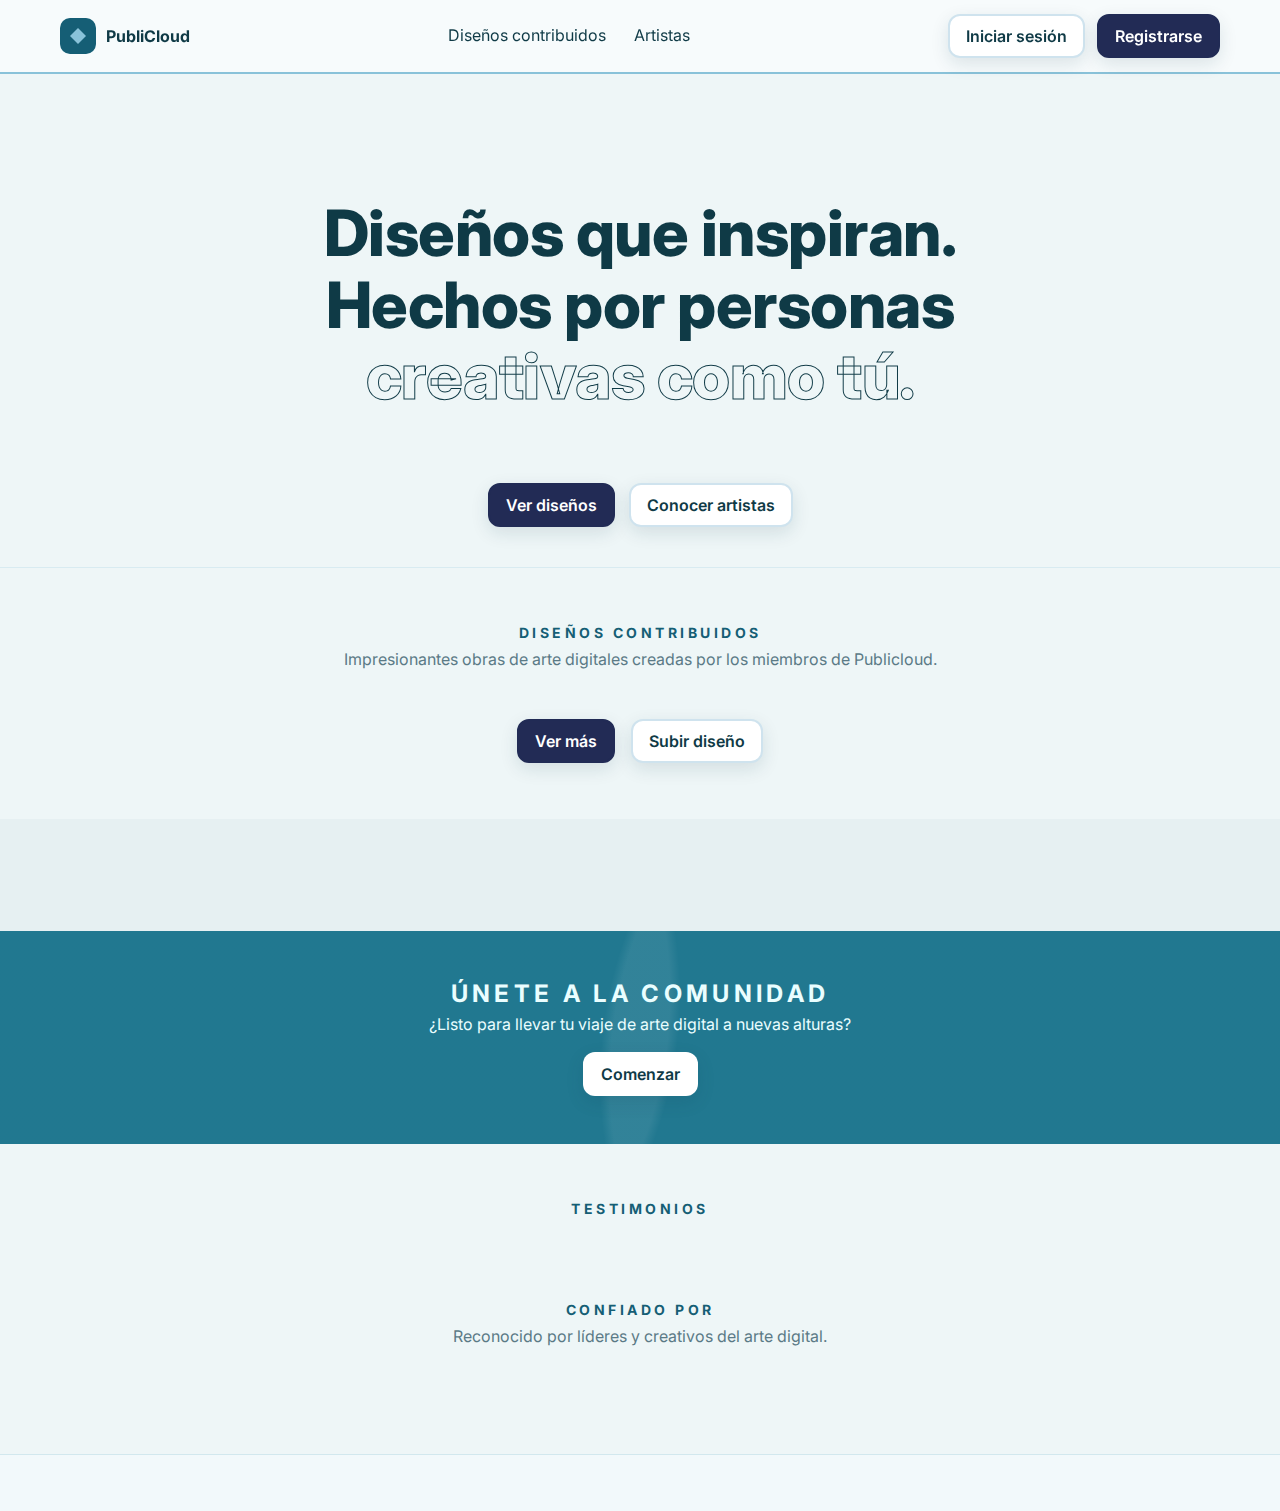
<file: index.html>
<!DOCTYPE html>
<html lang="es">
<head>
  <meta charset="UTF-8" />
  <meta name="viewport" content="width=device-width,initial-scale=1" />
  <title>Publicloud — Diseños que inspiran</title>
  <link rel="stylesheet" href="styles.css" />
  <link rel="preconnect" href="https://fonts.googleapis.com">
  <link rel="preconnect" href="https://fonts.gstatic.com" crossorigin>
  <link href="https://fonts.googleapis.com/css2?family=Inter:wght@400;500;600;700;800&display=swap" rel="stylesheet">
  <script src="js/main.js" defer></script>
  <script src="js/gallery.js" defer></script>
</head>
<body>
  <!-- Header -->
  <header class="header">
    <div class="container header__inner">
      <a class="brand" href="#">
        <img class="brand__logo" src="img/logo.svg" alt="Publicloud" />
        <span class="brand__name">PubliCloud</span>
      </a>

      <nav class="nav">
        <a href="#disenos" class="nav__link">Diseños contribuidos</a>
        <a href="#artistas" class="nav__link">Artistas</a>
      </nav>

      <div class="header-actions">
        <a href="login.html" class="btn btn--ghost">Iniciar sesión</a>
        <a href="register.html" class="btn btn--primary">Registrarse</a>
      </div>
    </div>
  </header>

  <!-- Hero -->
  <section class="hero">
    <div class="container hero__wrap">
      <h1 class="hero__title">
        Diseños que inspiran.<br/>
        Hechos por personas<br/>
        <span class="outline">creativas como tú.</span>
      </h1>

      <div class="hero__actions">
        <a class="btn btn--primary" href="#disenos">Ver diseños</a>
        <a class="btn btn--ghost" href="#artistas">Conocer artistas</a>
      </div>
    </div>
  </section>

  <!-- Diseños Contribuidos -->
  <section id="disenos" class="section">
    <div class="container">
      <h2 class="section__title">DISEÑOS CONTRIBUIDOS</h2>
      <p class="section__subtitle">
        Impresionantes obras de arte digitales creadas por los miembros de Publicloud.
      </p>

      <div class="grid">
        <!-- Las tarjetas se cargarán dinámicamente desde gallery.js -->
      </div>

      <div class="cta-row">
        <a class="btn btn--primary" href="#">Ver más</a>
        <a class="btn btn--ghost" href="#">Subir diseño</a>
      </div>
    </div>
  </section>

  <!-- Artistas -->
  <section id="artistas" class="section section--soft">
    <div class="container">
      <!-- El contenido se cargará dinámicamente desde gallery.js -->
    </div>
  </section>

  <!-- CTA Únete -->
  <section class="join">
    <div class="container join__box">
      <h2>ÚNETE A LA COMUNIDAD</h2>
      <p>¿Listo para llevar tu viaje de arte digital a nuevas alturas?</p>
      <a class="btn btn--light" href="login.html">Comenzar</a>
    </div>
  </section>

  <!-- Testimonios -->
  <section class="section">
    <div class="container">
      <h2 class="section__title">TESTIMONIOS</h2>

      <div class="testimonials">
        <!-- Los testimonios se cargarán dinámicamente desde gallery.js -->
      </div>
    </div>
  </section>

  <!-- Confiado por -->
  <section class="section section--logos">
    <div class="container">
      <h2 class="section__title">CONFIADO POR</h2>
      <p class="section__subtitle">Reconocido por líderes y creativos del arte digital.</p>
      <div class="logos">
        <!-- Los logos se cargarán dinámicamente desde gallery.js -->
      </div>
    </div>
  </section>

  <!-- Footer -->
  <footer class="footer">
    <div class="container footer__grid">
      <!-- El footer se cargará dinámicamente desde gallery.js -->
    </div>
  </footer>
</body>
</html>
</file>
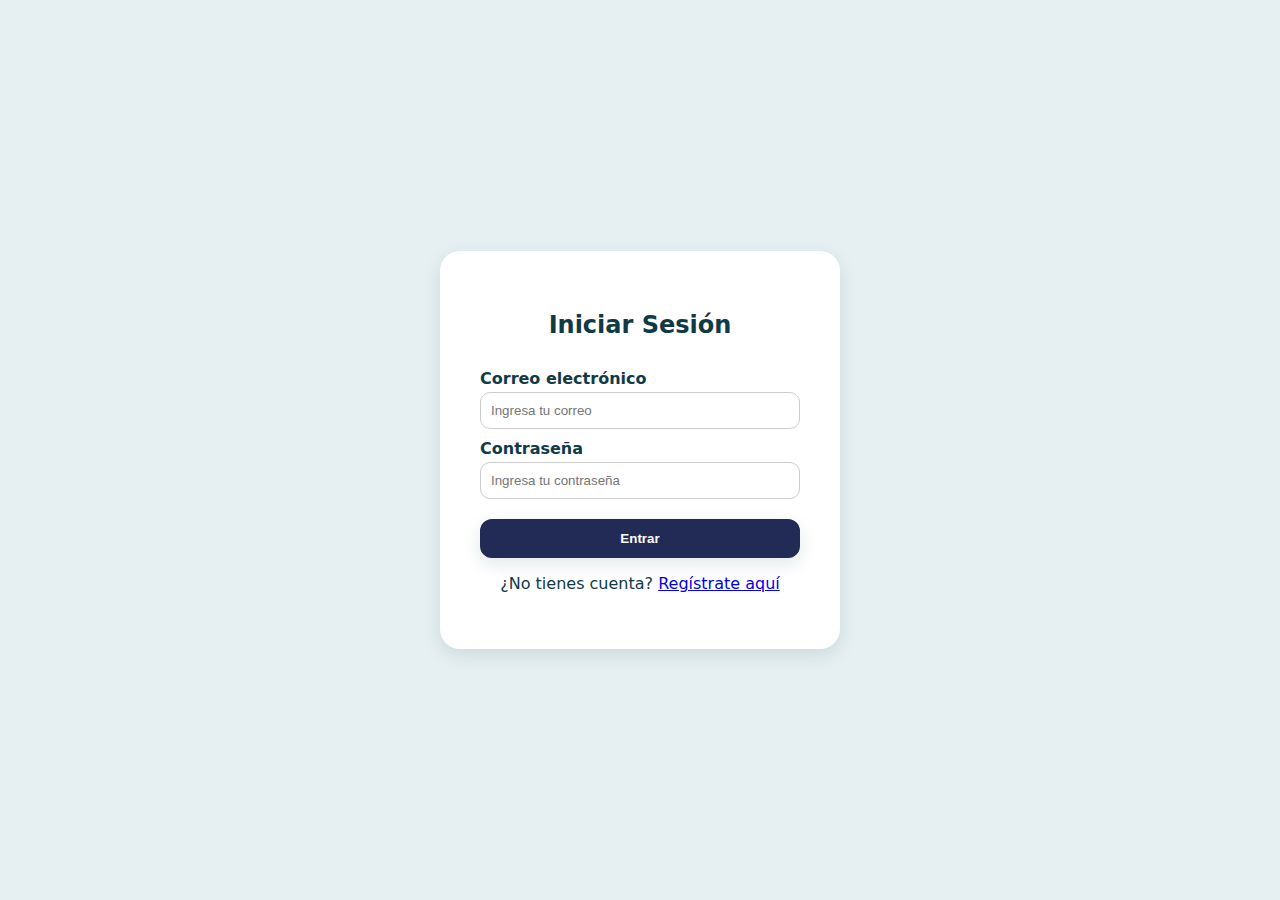
<file: login.html>
<!DOCTYPE html>
<html lang="es">
<head>
  <meta charset="UTF-8">
  <meta name="viewport" content="width=device-width, initial-scale=1.0">
  <title>Iniciar Sesión - Publicloud</title>
  <link rel="stylesheet" href="styles.css">
</head>
<body class="auth-body">
  <div class="auth-container">
    <h2>Iniciar Sesión</h2>
    <form method="get" action="dashboard.html">
      <label for="email">Correo electrónico</label>
      <input type="email" id="email" placeholder="Ingresa tu correo" required>

      <label for="password">Contraseña</label>
      <input type="password" id="password" placeholder="Ingresa tu contraseña" required>

      <button type="submit" class="btn btn--primary" action="dashboard.html">Entrar</button>
    </form>
    <p class="auth-alt">
      ¿No tienes cuenta? <a href="register.html">Regístrate aquí</a>
    </p>
  </div>
</body>
</html>
</file>
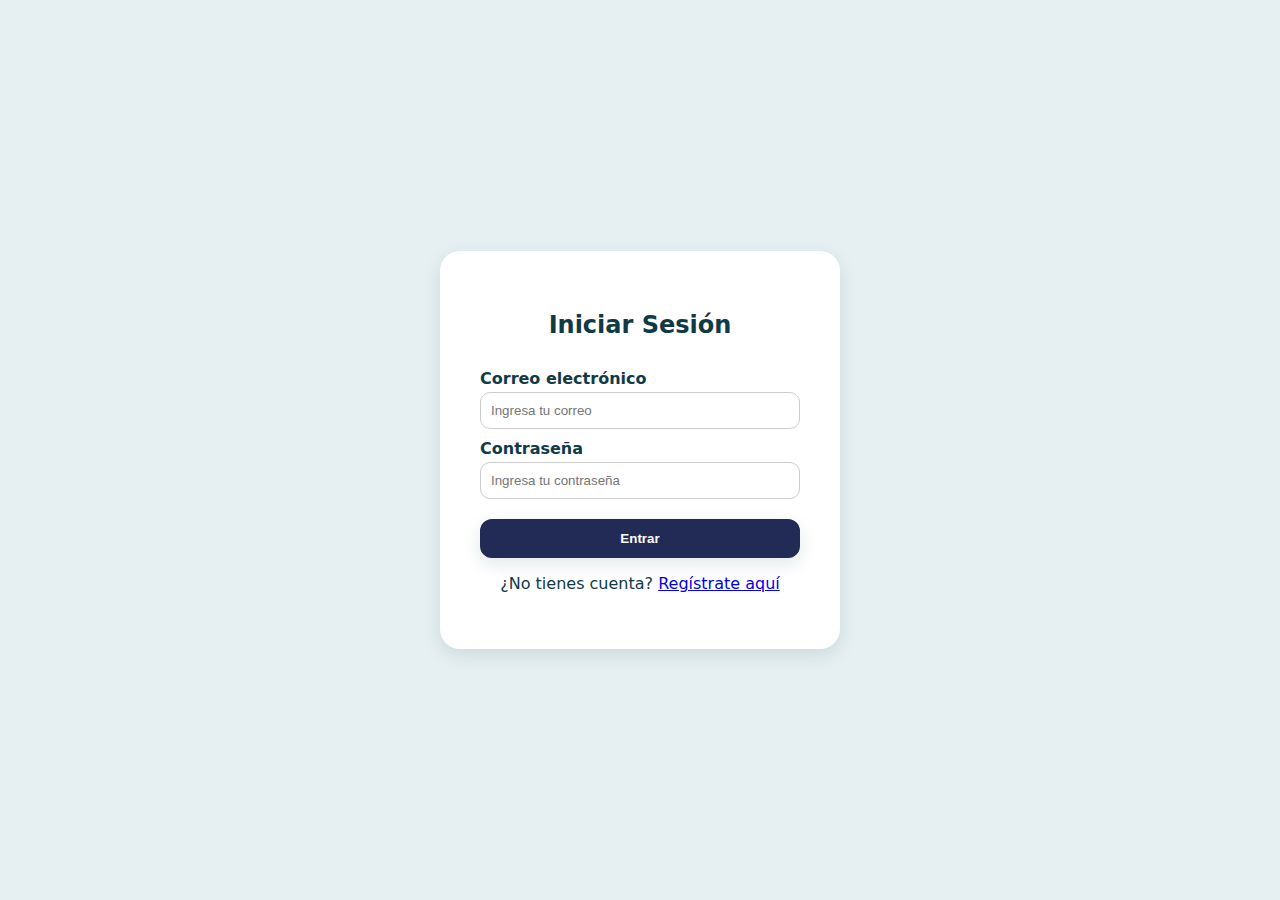
<file: Proyecto/login.html>
<!DOCTYPE html>
<html lang="es">
<head>
  <meta charset="UTF-8">
  <meta name="viewport" content="width=device-width, initial-scale=1.0">
  <title>Iniciar Sesión - Publicloud</title>
  <link rel="stylesheet" href="styles.css">
</head>
<body class="auth-body">
  <div class="auth-container">
    <h2>Iniciar Sesión</h2>
    <form method="get" action="dashboard.html">
      <label for="email">Correo electrónico</label>
      <input type="email" id="email" placeholder="Ingresa tu correo" required>

      <label for="password">Contraseña</label>
      <input type="password" id="password" placeholder="Ingresa tu contraseña" required>

      <button type="submit" class="btn btn--primary" action="dashboard.html">Entrar</button>
    </form>
    <p class="auth-alt">
      ¿No tienes cuenta? <a href="register.html">Regístrate aquí</a>
    </p>
  </div>
</body>
</html>
</file>
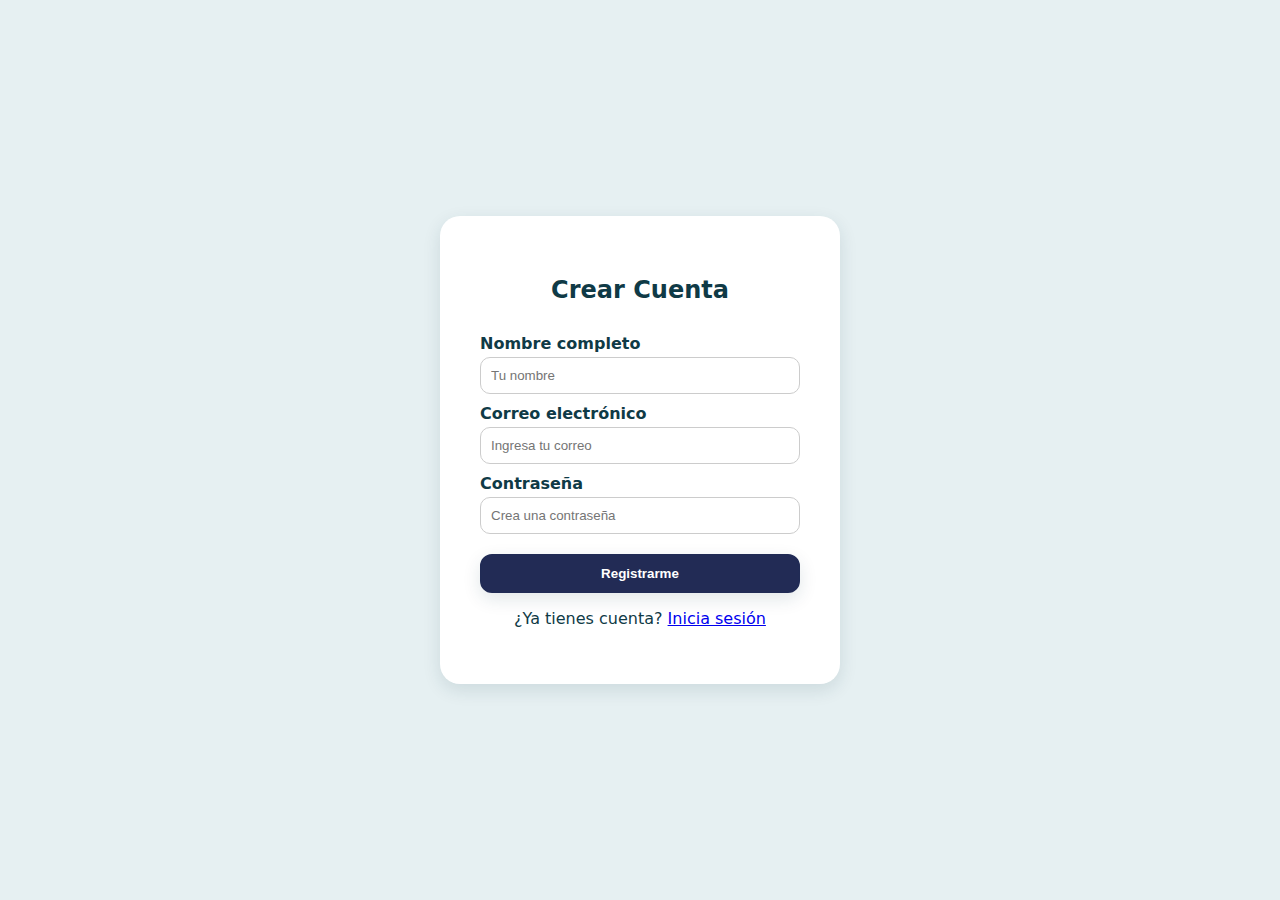
<file: Proyecto/register.html>
<!DOCTYPE html>
<html lang="es">
<head>
  <meta charset="UTF-8">
  <meta name="viewport" content="width=device-width, initial-scale=1.0">
  <title>Registro - Publicloud</title>
  <link rel="stylesheet" href="styles.css">
</head>
<body class="auth-body">
  <div class="auth-container">
    <h2>Crear Cuenta</h2>
    <form>
      <label for="name">Nombre completo</label>
      <input type="text" id="name" placeholder="Tu nombre" required>

      <label for="email">Correo electrónico</label>
      <input type="email" id="email" placeholder="Ingresa tu correo" required>

      <label for="password">Contraseña</label>
      <input type="password" id="password" placeholder="Crea una contraseña" required>

      <button type="submit" class="btn btn--primary">Registrarme</button>
    </form>
    <p class="auth-alt">
      ¿Ya tienes cuenta? <a href="login.html">Inicia sesión</a>
    </p>
  </div>
</body>
</html>
</file>
<file: styles.css>
:root{
  --bg:#eef6f7;
  --bg-soft:#e6f0f2;
  --card:#ffffff;
  --ink:#0f3a46;
  --muted:#5b7a86;
  --primary:#155e75;    /* teal oscuro */
  --primary-2:#89c2d9;  /* acento clarito */
  --ring:rgba(21,94,117,.15);
  --radius:20px;
  --shadow:0 6px 18px rgba(15,58,70,.12);
}

*{box-sizing:border-box}
html,body{margin:0}
body{
  font-family:Inter,system-ui,-apple-system,Segoe UI,Roboto,Arial,sans-serif;
  color:var(--ink);
  background:var(--bg);
}

img{display:block;max-width:100%;height:auto;border-radius:16px}

/* Layout */
.container{width:100%;max-width:1200px;margin-inline:auto;padding:0 20px}

/* Header */
.header{
  position:sticky;top:0;z-index:10;
  background:#f7fbfc;border-bottom:2px solid var(--primary-2);
}
.header__inner{
  display:flex;align-items:center;justify-content:space-between;
  height:72px;
}
.brand{display:flex;align-items:center;gap:.6rem;text-decoration:none;color:var(--ink)}
.brand__logo{width:36px;height:36px;border-radius:10px;background:#dff3f8}
.brand__name{font-weight:700}

.nav{display:flex;gap:28px}
.nav__link{color:var(--ink);text-decoration:none;border-bottom:2px  var(--primary-2);padding-bottom:2px}
.nav__link:hover{opacity:.5; border-bottom:2px  var(--primary-2) solid}

.profile{
  display:flex;align-items:center;gap:.6rem;
  background:#dff3f8;border:2px solid var(--primary-2);
  padding:8px 12px;border-radius:999px;text-decoration:none;color:var(--ink)
}
.profile__avatar{width:28px;height:28px;border-radius:999px;object-fit:cover}

/* Hero */
.hero{
  padding:80px 0 40px;
  border-bottom:1px solid #d8ebf1;
}
.hero__wrap{display:flex;flex-direction:column;align-items:center;text-align:center}
.hero__title{
  font-weight:800;line-height:1.12;letter-spacing:-.5px;font-size:clamp(36px,5vw,70px);
}
.outline{
  -webkit-text-stroke:1px var(--ink);
  color:transparent;
}
.hero__actions{margin-top:28px;display:flex;gap:14px}

/* Buttons */
.btn{
  display:inline-block;padding:12px 20px;border-radius:12px;
  text-decoration:none;font-weight:600;border:2px solid transparent;
  transition:.2s ease;box-shadow:var(--shadow)
}
.btn--primary{background:var(--primary);color:#fff}
.btn--primary:hover{transform:translateY(-1px);filter:brightness(1.05)}
.btn--ghost{background:#fff;border-color:#cfe7ee;color:var(--ink)}
.btn--ghost:hover{background:#f7fbfc}
.btn--light{background:#fff;color:var(--ink);border-color:#d6eef4}

/* Sections */
.section{padding:56px 0}
.section--soft{background:var(--bg-soft)}
.section__title{
  text-align:center;margin:0 0 8px;font-size:14px;letter-spacing:.25em;color:var(--primary)
}
.section__subtitle{text-align:center;color:var(--muted);margin:0 0 22px}

/* Grid de obras */
.grid{
  display:grid;gap:22px;
  grid-template-columns:repeat(4,1fr);
}
@media (max-width:1100px){.grid{grid-template-columns:repeat(3,1fr)}}
@media (max-width:800px){.grid{grid-template-columns:repeat(2,1fr)}}
@media (max-width:520px){.grid{grid-template-columns:1fr}}

.card{
  background:var(--card);border-radius:var(--radius);
  box-shadow:var(--shadow);overflow:hidden;
  transition:.3s ease;cursor:pointer
}
.card:hover{transform:translateY(-4px);box-shadow:0 8px 25px rgba(15,58,70,.15)}
.card__img{border-bottom-left-radius:0;border-bottom-right-radius:0}
.card__meta{
  display:flex;align-items:center;justify-content:space-between;
  padding:10px 14px;color:var(--muted)
}
.user{display:flex;align-items:center;gap:.5rem}
.user img{width:22px;height:22px;border-radius:999px}
.stats{display:flex;gap:14px}

.cta-row{display:flex;gap:16px;justify-content:center;margin-top:28px}

/* Artistas */
.artist{
  display:grid;grid-template-columns:96px 1fr;gap:16px;
  background:#e9f4f6;border:1px solid #d2e8ee;border-radius:18px;padding:16px 18px;margin-bottom:18px
}
.artist__avatar{width:96px;height:96px;border-radius:14px;object-fit:cover}
.artist__links a{margin-right:8px;text-decoration:none}

.artist__works{
  display:grid;grid-template-columns:1fr 1fr;gap:18px;margin-top:8px
}
.work{background:#e9f4f6;border:1px solid #d2e8ee;border-radius:18px;padding:12px}
.work img{border-radius:18px}

.dots{display:flex;gap:8px;justify-content:center;margin-top:14px}
.dot{width:10px;height:10px;border-radius:999px;background:#c9e4ec}
.dot--active{background:var(--primary)}

/* CTA Únete */
.join{
  background:
    radial-gradient(circle at 20% 30%, rgba(255,255,255,.08) 0 40%, transparent 41%),
    radial-gradient(circle at 80% 70%, rgba(255,255,255,.08) 0 40%, transparent 41%),
    #0e6d87;
  color:#eafeff;
}
.join__box{
  text-align:center;padding:48px 0
}
.join__box h2{letter-spacing:.18em;margin:0 0 6px}
.join__box p{margin:0 0 18px}

/* Testimonios */
.testimonials{
  display:grid;grid-template-columns:repeat(3,1fr);gap:18px
}
@media (max-width:980px){.testimonials{grid-template-columns:1fr 1fr}}
@media (max-width:620px){.testimonials{grid-template-columns:1fr}}
.testimonial{
  display:grid;grid-template-columns:150px 1fr;gap:16px;
  background:#e9f4f6;border:1px solid #d2e8ee;border-radius:18px;padding:16px
}
.testimonial img{width:150px;height:150px;object-fit:cover;border-radius:14px}

.testimonials-actions {
  display: flex;
  justify-content: center;
  margin-top: 20px;
}

/* Logos */
.section--logos{padding-top:20px}
.logos{
  display:flex;flex-wrap:wrap;gap:28px;justify-content:space-between;align-items:center;
  margin-top:16px
}
.logos img{height:40px;filter:grayscale(1);opacity:.9}

/* Footer */
.footer{
  background:#f2f9fb;border-top:1px solid #d2e8ee;margin-top:30px
}
.footer__grid{
  display:grid;grid-template-columns:2fr 1fr 1fr 1fr;gap:24px;padding:28px 0
}
@media (max-width:900px){.footer__grid{grid-template-columns:1fr 1fr}}
@media (max-width:520px){.footer__grid{grid-template-columns:1fr}}
.footer__brand img{width:40px;height:40px;margin-bottom:6px}
.footer__col h5{margin:0 0 6px}
.footer__col a{display:block;color:var(--ink);opacity:.8;text-decoration:none;margin:6px 0}
.footer__col a:hover{opacity:1}

/* Auth pages */
.auth-body{
  background: var(--bg-soft);
  display:flex;
  justify-content:center;
  align-items:center;
  height:100vh;
}

.auth-container{
  background:#fff;
  padding:40px;
  border-radius:20px;
  box-shadow:var(--shadow);
  width:100%;
  max-width:400px;
}

.auth-container h2{
  text-align:center;
  margin-bottom:20px;
}

.auth-container form{
  display:flex;
  flex-direction:column;
}

.auth-container label{
  margin-top:10px;
  font-weight:600;
}

.auth-container input{
  padding:10px;
  border:1px solid #ccc;
  border-radius:10px;
  margin-top:4px;
}

.auth-container button{
  margin-top:20px;
}

.auth-alt{
  text-align:center;
  margin-top:16px;
}

/* ===== Dashboard ===== */
.dash-body{
  --bg:#f3f7fa;
  --ink:#0f3a46;
  --muted:#6b8591;
  --primary:#1a2a6c;         /* azul oscuro botones */
  --accent:#1e90a8;          /* línea/realces */
  --card:#ffffff;
  --soft:#eef4f7;
  --shadow:0 10px 24px rgba(15,58,70,.12);
  background:var(--bg);
  font-family:Inter, system-ui, -apple-system, Segoe UI, Roboto, Arial, sans-serif;
  color:var(--ink);
  margin:0;
}

/* Sidebar */
.sidebar{
  position:fixed; inset:0 auto 0 0; width:68px;
  background:#ffffff; border-right:2px solid #bfe0ee; z-index:20;
  display:flex; flex-direction:column; align-items:center; padding:12px 0; gap:8px;
}
.logo-mini{display:grid;place-items:center;width:40px;height:40px;border-radius:12px;background:#e7f5fb;color:#0b5670;text-decoration:none;font-weight:800}
.side-nav{display:flex;flex-direction:column;gap:12px;margin-top:10px}
.side-link{display:grid;place-items:center;width:42px;height:42px;border-radius:12px;text-decoration:none;color:var(--ink);background:#f5fbfe;border:1px solid #cae7f3}
.side-link:hover{filter:brightness(1.05)}
.side-link.active{background:#dbf1f9}

/* Main area */
.dash-main{margin-left:68px; min-height:100vh}
.cover{
  height:220px;
  background: url("img/cover.jpg") center/cover no-repeat, linear-gradient(90deg,#d9eef7,#f1f8fb);
  border-bottom:3px solid #7db9d1;
}

/* Wrapper: perfil a la izquierda, panel a la derecha */
.dash-wrap{
  display:grid; grid-template-columns:320px 1fr; gap:24px;
  max-width:1200px; margin:-100px auto 40px; padding:0 20px;
}
@media (max-width:960px){ .dash-wrap{ grid-template-columns:1fr; margin-top:-70px } }

/* Profile card con curva superior */
.profile-card{
  position:relative; background:var(--card); border-radius:22px; box-shadow:var(--shadow);
  padding:140px 18px 18px; /* deja espacio para el avatar */
  border:1px solid #d6e8f0;
}
.profile-curve{
  position:absolute; inset:0 0 auto 0; height:120px; border-top-left-radius:22px; border-top-right-radius:22px;
  background: transparent;
  border-bottom:1px solid #d6e8f0;
}
.avatar-xl{
  position:absolute; top:50px; left:50%; transform:translateX(-50%);
  width:120px;height:120px;border-radius:999px;border:6px solid #fff; box-shadow:0 6px 18px rgba(0,0,0,.15); object-fit:cover;
}
.profile-name{margin-top:40px;text-align:center;font-size:20px}
.profile-role{color:var(--muted);text-align:center;margin:2px 0}
.profile-loc{color:var(--muted);text-align:center;margin:0 0 8px}

.stats-3{display:flex;justify-content:space-around;gap:6px;margin:12px 0 10px}
.stat-num{display:block;font-weight:800;font-size:22px}
.stat-label{display:block;color:var(--muted);font-size:12px;text-transform:lowercase}

.profile-actions{display:flex;gap:10px;justify-content:center;margin-top:8px}
.btn{
  display:inline-block;padding:10px 16px;border-radius:12px;border:2px solid transparent;
  text-decoration:none;font-weight:600;box-shadow:var(--shadow); background:#fff; color:var(--ink)
}
.btn--primary{background:#222b55;color:#fff;border-color:#212b55}
.btn--ghost{background:#ffffff;border-color:#cfe3ee}

/* Panel derecho con tabs y grid */
.panel{background:var(--card); border:1px solid #d6e8f0; border-radius:22px; box-shadow:var(--shadow); padding:18px}
.tabs input{display:none}
.tabs-bar{display:flex; gap:24px; border-bottom:1px solid #e2edf3; padding:6px 6px 0 6px}
.tabs-bar label{
  cursor:pointer; padding:10px 2px; font-weight:700; color:#2a4c59; position:relative;
}
.tabs-bar label::after{
  content:""; position:absolute; left:0; right:0; bottom:-1px; height:3px; background:transparent; border-radius:3px;
}
#tab-photos:checked ~ .tabs-bar label[for="tab-photos"]::after{ background:var(--accent) }
#tab-likes:checked  ~ .tabs-bar label[for="tab-likes"]::after{  background:var(--accent) }

.tab-content{padding:14px 6px}
.tab-pane{display:none}
#tab-photos:checked ~ .tab-content .tab-pane:nth-child(1){display:block}
#tab-likes:checked  ~ .tab-content .tab-pane:nth-child(2){display:block}

.photo-grid{
  display:grid; gap:16px; grid-template-columns:repeat(4,1fr);
}
.photo-grid img{width:100%; height:180px; object-fit:cover; border-radius:14px}
@media (max-width:1200px){.photo-grid{grid-template-columns:repeat(3,1fr)}}
@media (max-width:840px){.photo-grid{grid-template-columns:repeat(2,1fr)}}
@media (max-width:520px){.photo-grid{grid-template-columns:1fr}}

/* ===== Upload (Subir diseño) ===== */
.cover--small{height:120px}

.upload-wrap{
  max-width:1100px;margin:40px auto;padding:0 20px;
}

.upload-card{
  background:#fff;border:1px solid #d6e8f0;border-radius:22px;box-shadow:var(--shadow);
  padding:22px;
}
.header-actions
.upload-title{
  margin:0 0 16px;font-size:28px;font-weight:800;color:var(--primary);
}

.upload-grid{
  display:grid;grid-template-columns:240px 1fr;gap:24px;border-top:2px solid #e8f2f7;padding-top:18px;
}
@media (max-width:900px){.upload-grid{grid-template-columns:1fr}}

.upload-labels{display:flex;flex-direction:column;gap:60px;padding-left:6px}
.upload-labels h3{margin:6px 0 2px;font-size:18px}
.muted{color:#6b8591}
.small{font-size:13px}

.upload-fields{display:flex;flex-direction:column;gap:14px}

/* Inputs */
.input,.textarea{
  width:100%;border:1.5px solid #d6e8f0;border-radius:12px;background:#f0f7fb;
  padding:12px 14px;font:inherit;color:var(--ink);outline:none;
}
.input:focus,.textarea:focus{border-color:#9fcde0;box-shadow:0 0 0 4px rgba(159,205,224,.25)}
.textarea{resize:vertical}

/* Thumbs */
.thumbs{display:flex;gap:16px;flex-wrap:wrap;margin-top:6px}
.thumb{
  width:120px;height:120px;border-radius:16px;
  border:2px dashed #c9e5f1;background:#f6fbfe;
  display:grid;place-items:center;cursor:pointer;position:relative;
  transition:.2s ease;
}
.thumb:hover{background:#eef7fb}
.thumb-icon{font-size:28px;opacity:.7}
.file-input{position:absolute;inset:0;opacity:0;cursor:pointer}

/* Actions */
.form-actions{display:flex;gap:12px;justify-content:flex-end;margin-top:12px}

/* utilidades */
.sr-only{position:absolute;width:1px;height:1px;padding:0;margin:-1px;overflow:hidden;clip:rect(0,0,0,0);white-space:nowrap;border:0}

/* Header actions */
.header-actions{display:flex;gap:12px;align-items:center}

/* Auth styles */
.auth-header{text-align:center;margin-bottom:20px}
.back-link{color:var(--primary);text-decoration:none;font-size:14px;margin-bottom:10px;display:inline-block}
.back-link:hover{text-decoration:underline}

.auth-message{
  padding:12px;
  border-radius:8px;
  margin-bottom:16px;
  text-align:center;
  font-weight:500;
}
.auth-message--success{
  background:#d4edda;
  color:#155724;
  border:1px solid #c3e6cb;
}
.auth-message--error{
  background:#f8d7da;
  color:#721c24;
  border:1px solid #f5c6cb;
}

.upload-message{
  padding:12px;
  border-radius:8px;
  margin-bottom:16px;
  text-align:center;
  font-weight:500;
}
.upload-message--success{
  background:#d4edda;
  color:#155724;
  border:1px solid #c3e6cb;
}
.upload-message--error{
  background:#f8d7da;
  color:#721c24;
  border:1px solid #f5c6cb;
}

/* File upload */
.file-drop-zone{
  border:2px dashed #c9e5f1;
  border-radius:12px;
  padding:40px 20px;
  text-align:center;
  background:#f6fbfe;
  cursor:pointer;
  transition:.2s ease;
  position:relative;
}
.file-drop-zone:hover{background:#eef7fb}
.file-drop-zone.drag-over{border-color:var(--primary);background:#e6f3ff}
.drop-content p{margin:8px 0 0;color:var(--muted)}
.drop-icon{font-size:32px;opacity:.7}

.file-preview{
  margin-top:16px;
  padding:12px;
  background:var(--bg-soft);
  border-radius:8px;
  text-align:center;
}
.file-preview p{margin:8px 0 0;color:var(--muted);font-size:14px}

/* Design grid */
.design-grid{
  display:grid;
  grid-template-columns:repeat(auto-fill,minmax(280px,1fr));
  gap:20px;
  margin-top:20px;
}

.design-card{
  background:var(--card);
  border-radius:16px;
  padding:16px;
  box-shadow:var(--shadow);
  position:relative;
}

.design-placeholder{
  width:100%;
  height:160px;
  background:var(--bg-soft);
  border-radius:12px;
  display:flex;
  flex-direction:column;
  align-items:center;
  justify-content:center;
  margin-bottom:12px;
}
.design-placeholder span{font-size:32px;opacity:.6}
.design-placeholder p{margin:8px 0 0;color:var(--muted);font-size:14px}

.design-info h3{margin:0 0 8px;font-size:16px;font-weight:600}
.design-info p{margin:0 0 12px;color:var(--muted);font-size:14px;line-height:1.4}

.design-meta{display:flex;justify-content:space-between;align-items:center}
.design-category{
  background:var(--primary-2);
  color:var(--primary);
  padding:4px 8px;
  border-radius:6px;
  font-size:12px;
  font-weight:500;
}
.design-likes{color:var(--muted);font-size:14px}

.design-actions{
  position:absolute;
  top:12px;
  right:12px;
  display:flex;
  gap:8px;
}

.btn-icon{
  background:rgba(255,255,255,.9);
  border:none;
  border-radius:50%;
  width:32px;
  height:32px;
  display:flex;
  align-items:center;
  justify-content:center;
  cursor:pointer;
  font-size:14px;
  transition:.2s ease;
}
.btn-icon:hover{background:#fff;transform:scale(1.1)}

.empty-state{
  text-align:center;
  padding:60px 20px;
  color:var(--muted);
}
.empty-state p{margin:0 0 20px;font-size:16px}

.stats-panel{
  display:grid;
  grid-template-columns:repeat(auto-fit,minmax(200px,1fr));
  gap:20px;
  margin-top:20px;
}

.stat-card{
  background:var(--card);
  padding:24px;
  border-radius:16px;
  box-shadow:var(--shadow);
  text-align:center;
}
.stat-card h3{margin:0 0 8px;color:var(--muted);font-size:14px;font-weight:500}
.stat-card span{font-size:24px;font-weight:700;color:var(--primary)}

.like-btn{
  cursor:pointer;
  transition:.2s ease;
  user-select:none;
}
.like-btn:hover{
  transform:scale(1.1);
  filter:brightness(1.2);
}

.card img{
  transition:.3s ease;
}

.notification-container{
  position:fixed;
  top:20px;
  right:20px;
  z-index:1000;
  display:flex;
  flex-direction:column;
  gap:10px;
}

.notification{
  background:var(--card);
  border:1px solid var(--ring);
  border-radius:8px;
  padding:12px 16px;
  box-shadow:var(--shadow);
  transform:translateX(100%);
  transition:transform 0.3s ease;
  max-width:300px;
}

.notification.show{
  transform:translateX(0);
}

.notification--success{
  border-color:#c3e6cb;
  background:#d4edda;
  color:#155724;
}

.notification--error{
  border-color:#f5c6cb;
  background:#f8d7da;
  color:#721c24;
}

.notification--info{
  border-color:var(--primary-2);
  background:#e6f3ff;
  color:var(--primary);
}

.profile-placeholder,
.avatar-placeholder {
  background: linear-gradient(135deg, var(--primary-2), var(--primary));
  display: flex;
  align-items: center;
  justify-content: center;
  color: var(--primary);
  font-weight: 600;
  font-size: 14px;
  text-transform: uppercase;
  position: relative;
  overflow: hidden;
}

.profile-placeholder::before,
.avatar-placeholder::before {
  content: '';
  position: absolute;
  top: 50%;
  left: 50%;
  transform: translate(-50%, -50%);
  width: 60%;
  height: 60%;
  background: rgba(255, 255, 255, 0.2);
  border-radius: 50%;
}

.profile__avatar.placeholder,
.user img.placeholder {
  background: linear-gradient(135deg, var(--primary-2), var(--primary));
  display: flex;
  align-items: center;
  justify-content: center;
  color: var(--primary);
  font-weight: 600;
  font-size: 12px;
}

.avatar-xl.placeholder {
  background: linear-gradient(135deg, var(--primary-2), var(--primary));
  display: flex;
  align-items: center;
  justify-content: center;
  color: var(--primary);
  font-weight: 700;
  font-size: 24px;
}

.testimonial .avatar-placeholder {
  width: 50px;
  height: 50px;
  border-radius: 50%;
  background: linear-gradient(135deg, var(--primary-2), var(--primary));
  display: flex;
  align-items: center;
  justify-content: center;
  color: var(--primary);
  font-weight: 600;
  font-size: 16px;
  flex-shrink: 0;
}

img.error-placeholder {
  display: none;
}



/* === MODAL DE EDICIÓN DE PERFIL === */
.modal {
  position: fixed;
  inset: 0;
  display: flex;
  justify-content: center;
  align-items: center;
  background-color: rgba(0, 0, 0, 0.6);
  backdrop-filter: blur(4px);
  z-index: 1000;
  opacity: 0;
  pointer-events: none;
  transition: opacity 0.25s ease;
}

.modal.show {
  opacity: 1;
  pointer-events: auto;
}

.modal-content {
  background-color: #fff;
  border-radius: 12px;
  padding: 2rem;
  width: 90%;
  max-width: 420px;
  box-shadow: 0 10px 40px rgba(0, 0, 0, 0.25);
  transform: translateY(-20px);
  transition: transform 0.25s ease;
}

.modal.show .modal-content {
  transform: translateY(0);
}

.modal-content h2 {
  margin-bottom: 1rem;
  font-size: 1.4rem;
  text-align: center;
}

.modal-content label {
  display: block;
  margin-top: 0.8rem;
  font-weight: 500;
}

.modal-content input[type="text"],
.modal-content input[type="file"] {
  width: 100%;
  margin-top: 0.3rem;
  padding: 0.6rem;
  border: 1px solid #ccc;
  border-radius: 8px;
  font-size: 0.95rem;
}

.modal-actions {
  display: flex;
  justify-content: space-between;
  margin-top: 1.5rem;
}

.modal-content textarea {
  width: 100%;
  margin-top: 0.3rem;
  padding: 0.6rem;
  border: 1px solid #ccc;
  border-radius: 8px;
  font-size: 0.95rem;
  resize: none; /* Permite agrandarlo solo hacia abajo */
  box-sizing: border-box; /* Evita que el padding cause overflow */
  min-height: 80px; /* Altura mínima razonable */
}


/* === SISTEMA DE TABS === */
.tabs {
  width: 100%;
  display: flex;
  flex-direction: column;
  gap: 1.2rem;
}

.tabs-bar {
  display: flex;
  justify-content: center;
  gap: 1.5rem;
  border-bottom: 2px solid #eee;
  padding-bottom: 0.5rem;
}

.tabs-bar label {
  cursor: pointer;
  padding: 0.4rem 1rem;
  border-radius: 6px;
  font-weight: 600;
  color: #555;
  transition: all 0.2s ease;
}

.tabs-bar label:hover {
  color: #111;
  background-color: #f4f4f4;
}

/* Inputs ocultos */
.tabs input[type="radio"] {
  display: none;
}

/* Ocultar todo el contenido por defecto */
.tab-content .tab-pane {
  display: none;
  opacity: 0;
  transform: translateY(10px);
  transition: opacity 0.3s ease, transform 0.3s ease;
}

/* Mostrar la pestaña activa */
#tab-designs:checked ~ .tab-content .tab-pane:nth-of-type(1),
#tab-stats:checked ~ .tab-content .tab-pane:nth-of-type(2) {
  display: block;
  opacity: 1;
  transform: translateY(0);
}

/* Resaltar pestaña activa */
#tab-designs:checked ~ .tabs-bar label[for="tab-designs"],
#tab-stats:checked ~ .tabs-bar label[for="tab-stats"] {
  color: #000;
  background-color: #e8e8e8;
}

/* === GRID DE DISEÑOS === */
.design-grid {
  display: grid;
  grid-template-columns: repeat(auto-fill, minmax(230px, 1fr));
  gap: 1.5rem;
  padding: 1rem 0;
  width: 100%;
}

/* === TARJETA DE DISEÑO === */
.design-card {
  background-color: #fff;
  border-radius: 14px;
  overflow: hidden;
  box-shadow: 0 3px 8px rgba(0, 0, 0, 0.08);
  transition: transform 0.25s ease, box-shadow 0.25s ease;
  cursor: pointer;
}

.design-card:hover {
  transform: translateY(-6px);
  box-shadow: 0 6px 16px rgba(0, 0, 0, 0.12);
}

/* Imagen */
.design-img {
  width: 100%;
  height: 180px;
  object-fit: cover;
  background-color: #f5f5f5;
  display: block;
}

/* Información */
.design-info {
  padding: 1rem;
  display: flex;
  flex-direction: column;
  gap: 0.3rem;
}

.design-info h3 {
  font-size: 1rem;
  color: #222;
  font-weight: 600;
  margin-bottom: 0.2rem;
}

.design-info p {
  font-size: 0.9rem;
  color: #555;
  line-height: 1.4;
}

/* Metadatos */
.design-meta {
  display: flex;
  justify-content: space-between;
  align-items: center;
  font-size: 0.85rem;
  color: #777;
  margin-top: 0.6rem;
}

.design-category {
  background-color: #f1f1f1;
  border-radius: 6px;
  padding: 0.2rem 0.6rem;
  font-weight: 500;
  color: #444;
}

.design-likes {
  color: #e63946;
  font-weight: 600;
}

/* Estado vacío */
.empty-state {
  text-align: center;
  padding: 2.5rem 1rem;
  color: #777;
  font-size: 0.95rem;
}

.empty-state p {
  margin-bottom: 1rem;
}

.empty-state .btn--primary {
  background-color: #111;
  color: #fff;
  border-radius: 8px;
  padding: 0.6rem 1.2rem;
  text-decoration: none;
  font-weight: 600;
  transition: background 0.2s ease;
}

.empty-state .btn--primary:hover {
  background-color: #333;
}
upload-wrap
.design-actions {
  display: flex;
  justify-content: flex-end;
  gap: 0.4rem;
  padding: 0.5rem 0.8rem 1rem;
}

.btn-icon {
  background: none;
  border: none;
  font-size: 1.1rem;
  cursor: pointer;
  transition: transform 0.2s ease;
}

.btn-icon:hover {
  transform: scale(1.2);
}


/* === SECCIÓN DE ARTISTAS === */
.artist {
  display: flex;
  align-items: flex-start;
  gap: 2rem;
  margin-bottom: 2rem;
  flex-wrap: wrap;
}

.artist__avatar {
  width: 120px;
  height: 120px;
  border-radius: 50%;
  object-fit: cover;
  box-shadow: 0 4px 10px rgba(0, 0, 0, 0.15);
  margin: 0 auto;
}

.artist__info {
  flex: 1;
  min-width: 250px;
  display: flex;
  flex-direction: column;
  justify-content: center;
}

.artist__info h3 {
  margin-bottom: 0.3rem;
  font-weight: 700;
  font-size: 1.2rem;
}

.artist__info p {
  color: #555;
  line-height: 1.4;
}

/* === GALERÍA DE OBRAS === */
.artist__works {
  display: flex;
  justify-content: center; /* 👈 centra horizontalmente */
  flex-wrap: wrap;
  gap: 1.5rem;
  margin-top: 1rem;
  text-align: center;
   margin-bottom: 2rem;
}

.work {
  width: 350px;
  background-color: #fff;
  border-radius: 12px;
  overflow: hidden;
  box-shadow: 0 3px 8px rgba(0, 0, 0, 0.1);
  transition: transform 0.25s ease, box-shadow 0.25s ease;
}

.work:hover {
  transform: translateY(-6px);
  box-shadow: 0 6px 16px rgba(0, 0, 0, 0.15);
}

.work img {
  width: 100%;
  height: 225px;
  object-fit: cover;
  display: block;
}

.work figcaption {
  padding: 0.8rem 1rem;
  font-size: 0.9rem;
  text-align: left;
}

.work figcaption h4 {
  margin-bottom: 0.3rem;
  font-weight: 600;
  color: #222;
}

.work figcaption p {
  color: #666;
  line-height: 1.4;
  font-size: 0.85rem;
}


/* === MODAL DE TESTIMONIOS === */
.testimonial-modal {
  position: fixed;
  inset: 0;
  background: rgba(0, 0, 0, 0.55);
  display: flex;
  align-items: center;
  justify-content: center;
  z-index: 1100;
  opacity: 0;
  pointer-events: none;
  transition: opacity 0.25s ease;
}

.testimonial-modal.show {
  opacity: 1;
  pointer-events: auto;
}

.testimonial-modal__content {
  background: #fff;
  border-radius: 14px;
  padding: 2rem;
  width: 90%;
  max-width: 420px;
  box-shadow: 0 4px 20px rgba(0, 0, 0, 0.25);
  animation: testimonial-modal-in 0.25s ease;
}

@keyframes testimonial-modal-in {
  from {
    transform: translateY(-15px);
    opacity: 0;
  }
  to {
    transform: translateY(0);
    opacity: 1;
  }
}

.testimonial-modal__title {
  font-size: 1.3rem;
  font-weight: 700;
  margin-bottom: 1rem;
  text-align: center;
}

.testimonial-modal__form label {
  display: block;
  font-weight: 500;
  margin-bottom: 0.3rem;
}

.testimonial-modal__form textarea {
  width: 100%;
  border: 1px solid #ccc;
  border-radius: 8px;
  padding: 0.8rem;
  font-size: 0.95rem;
  resize: none;
  margin-bottom: 1rem;
}

.testimonial-modal__actions {
  display: flex;
  justify-content: space-between;
  margin-top: 0.5rem;
}



.design-page {
  display: flex;
  justify-content: center;
  padding: 2rem;
}

.design-detail {
  display: flex;
  gap: 2rem;
  flex-wrap: wrap;
  max-width: 1100px;
}

/* Perfil lateral */
.artist-profile {
  flex: 0 0 260px;
  background: #fff;
  border-radius: 14px;
  box-shadow: 0 4px 14px rgba(0, 0, 0, 0.08);
  text-align: center;
  padding: 1.5rem;
}

.artist-avatar {
  width: 120px;
  height: 120px;
  border-radius: 50%;
  object-fit: cover;
  margin-bottom: 0.8rem;
  margin: auto;
}

.artist-profile h2 {
  font-size: 1.1rem;
  margin-bottom: 0.3rem;
}

.artist-profile p {
  color: #555;
  font-size: 0.9rem;
  margin-bottom: 0.5rem;
}

.artist-stats {
  display: flex;
  justify-content: space-around;
  font-size: 0.85rem;
  margin: 1rem 0;
}

.artist-stats span:first-child {
  font-weight: 700;
  font-size: 1rem;
}

.artist-actions {
  display: flex;
  flex-direction: column;
  gap: 0.5rem;
}

/* Contenido principal */
.design-content {
  flex: 1;
  background: #fff;
  border-radius: 14px;
  box-shadow: 0 4px 14px rgba(0, 0, 0, 0.08);
  padding: 2rem;
}

.design-content h1 {
  font-size: 1.6rem;
  margin-bottom: 1rem;
}

.design-actions-bar {
  display: flex;
  align-items: center;
  justify-content: space-between;
  margin: 1rem 0;
}

.design-metrics span {
  margin-right: 1rem;
  color: #444;
}

.design-images img {
  width: 100%;
  border-radius: 10px;
  margin-bottom: 1.5rem;
}

.related-works h2 {
  margin-bottom: 1rem;
}

.related-grid {
  display: grid;
  grid-template-columns: repeat(auto-fit, minmax(220px, 1fr));
  gap: 1rem;
}

.related-card {
  cursor: pointer;
  border-radius: 10px;
  overflow: hidden;
  background: #f9fafc;
  box-shadow: 0 3px 8px rgba(0, 0, 0, 0.08);
  transition: transform 0.2s ease;
}

.related-card:hover {
  transform: translateY(-4px);
}

.related-card img {
  width: 100%;
  height: 160px;
  object-fit: cover;
  display: block;
}

.related-card h4 {
  padding: 0.5rem 1rem 1rem;
  font-size: 0.95rem;
  color: #222;
}


.like-btn {
  background: none;
  border: none;
  cursor: pointer;
  font-size: 1.05rem;
  color: #444;
  transition: transform 0.2s ease, color 0.2s ease;
}

.like-btn:hover {
  transform: scale(1.2);
  color: #e63946;
}

.like-btn.liked {
  color: #e63946;
  transform: scale(1.3);
}

.btn--secondary {
  background: #f5f6fa;
  border: 1px solid #ccc;
  color: #222;
  font-weight: 600;
  transition: all 0.2s ease;
}

.btn--secondary:hover {
  background: #eaecef;
  border-color: #bbb;
}

#likeArtistBtn.liked {
  background: #e63946;
  color: #fff;
  border-color: transparent;
  transform: scale(1.05);
}



#contactBtn {
  border: 1px solid #ccc;
  color: #333;
  background-color: #f9f9f9;
  transition: all 0.2s ease;
}

#contactBtn:hover {
  background-color: #e6e6e6;
  color: #111;
}


.work {
  cursor: pointer;
  transition: transform 0.25s ease, box-shadow 0.25s ease;
}

.work:hover {
  transform: translateY(-4px);
  box-shadow: 0 6px 16px rgba(0, 0, 0, 0.15);
}
</file>
<file: Proyecto/styles.css>
:root{
  --bg:#eef6f7;
  --bg-soft:#e6f0f2;
  --card:#ffffff;
  --ink:#0f3a46;
  --muted:#5b7a86;
  --primary:#155e75;    /* teal oscuro */
  --primary-2:#89c2d9;  /* acento clarito */
  --ring:rgba(21,94,117,.15);
  --radius:20px;
  --shadow:0 6px 18px rgba(15,58,70,.12);
}

*{box-sizing:border-box}
html,body{margin:0}
body{
  font-family:Inter,system-ui,-apple-system,Segoe UI,Roboto,Arial,sans-serif;
  color:var(--ink);
  background:var(--bg);
}

img{display:block;max-width:100%;height:auto;border-radius:16px}

/* Layout */
.container{width:100%;max-width:1200px;margin-inline:auto;padding:0 20px}

/* Header */
.header{
  position:sticky;top:0;z-index:10;
  background:#f7fbfc;border-bottom:2px solid var(--primary-2);
}
.header__inner{
  display:flex;align-items:center;justify-content:space-between;
  height:72px;
}
.brand{display:flex;align-items:center;gap:.6rem;text-decoration:none;color:var(--ink)}
.brand__logo{width:36px;height:36px;border-radius:10px;background:#dff3f8}
.brand__name{font-weight:700}

.nav{display:flex;gap:28px}
.nav__link{color:var(--ink);text-decoration:none;border-bottom:2px dotted var(--primary-2);padding-bottom:2px}
.nav__link:hover{opacity:.8}

.profile{
  display:flex;align-items:center;gap:.6rem;
  background:#dff3f8;border:2px solid var(--primary-2);
  padding:8px 12px;border-radius:999px;text-decoration:none;color:var(--ink)
}
.profile__avatar{width:28px;height:28px;border-radius:999px}

/* Hero */
.hero{
  padding:80px 0 40px;
  border-bottom:1px solid #d8ebf1;
}
.hero__wrap{display:flex;flex-direction:column;align-items:center;text-align:center}
.hero__title{
  font-weight:800;line-height:1.12;letter-spacing:-.5px;font-size:clamp(36px,5vw,70px);
}
.outline{
  -webkit-text-stroke:1px var(--ink);
  color:transparent;
}
.hero__actions{margin-top:28px;display:flex;gap:14px}

/* Buttons */
.btn{
  display:inline-block;padding:12px 20px;border-radius:12px;
  text-decoration:none;font-weight:600;border:2px solid transparent;
  transition:.2s ease;box-shadow:var(--shadow)
}
.btn--primary{background:var(--primary);color:#fff}
.btn--primary:hover{transform:translateY(-1px);filter:brightness(1.05)}
.btn--ghost{background:#fff;border-color:#cfe7ee;color:var(--ink)}
.btn--ghost:hover{background:#f7fbfc}
.btn--light{background:#fff;color:var(--ink);border-color:#d6eef4}

/* Sections */
.section{padding:56px 0}
.section--soft{background:var(--bg-soft)}
.section__title{
  text-align:center;margin:0 0 8px;font-size:14px;letter-spacing:.25em;color:var(--primary)
}
.section__subtitle{text-align:center;color:var(--muted);margin:0 0 22px}

/* Grid de obras */
.grid{
  display:grid;gap:22px;
  grid-template-columns:repeat(4,1fr);
}
@media (max-width:1100px){.grid{grid-template-columns:repeat(3,1fr)}}
@media (max-width:800px){.grid{grid-template-columns:repeat(2,1fr)}}
@media (max-width:520px){.grid{grid-template-columns:1fr}}

.card{
  background:var(--card);border-radius:var(--radius);
  box-shadow:var(--shadow);overflow:hidden
}
.card__img{border-bottom-left-radius:0;border-bottom-right-radius:0}
.card__meta{
  display:flex;align-items:center;justify-content:space-between;
  padding:10px 14px;color:var(--muted)
}
.user{display:flex;align-items:center;gap:.5rem}
.user img{width:22px;height:22px;border-radius:999px}
.stats{display:flex;gap:14px}

.cta-row{display:flex;gap:16px;justify-content:center;margin-top:28px}

/* Artistas */
.artist{
  display:grid;grid-template-columns:96px 1fr;gap:16px;
  background:#e9f4f6;border:1px solid #d2e8ee;border-radius:18px;padding:16px 18px;margin-bottom:18px
}
.artist__avatar{width:96px;height:96px;border-radius:14px}
.artist__links a{margin-right:8px;text-decoration:none}

.artist__works{
  display:grid;grid-template-columns:1fr 1fr;gap:18px;margin-top:8px
}
.work{background:#e9f4f6;border:1px solid #d2e8ee;border-radius:18px;padding:12px}
.work img{border-radius:18px}

.dots{display:flex;gap:8px;justify-content:center;margin-top:14px}
.dot{width:10px;height:10px;border-radius:999px;background:#c9e4ec}
.dot--active{background:var(--primary)}

/* CTA Únete */
.join{
  background:
    radial-gradient(circle at 20% 30%, rgba(255,255,255,.08) 0 40%, transparent 41%),
    radial-gradient(circle at 80% 70%, rgba(255,255,255,.08) 0 40%, transparent 41%),
    #0e6d87;
  color:#eafeff;
}
.join__box{
  text-align:center;padding:48px 0
}
.join__box h2{letter-spacing:.18em;margin:0 0 6px}
.join__box p{margin:0 0 18px}

/* Testimonios */
.testimonials{
  display:grid;grid-template-columns:repeat(3,1fr);gap:18px
}
@media (max-width:980px){.testimonials{grid-template-columns:1fr 1fr}}
@media (max-width:620px){.testimonials{grid-template-columns:1fr}}
.testimonial{
  display:grid;grid-template-columns:150px 1fr;gap:16px;
  background:#e9f4f6;border:1px solid #d2e8ee;border-radius:18px;padding:16px
}
.testimonial img{width:150px;height:150px;object-fit:cover;border-radius:14px}

/* Logos */
.section--logos{padding-top:20px}
.logos{
  display:flex;flex-wrap:wrap;gap:28px;justify-content:space-between;align-items:center;
  margin-top:16px
}
.logos img{height:40px;filter:grayscale(1);opacity:.9}

/* Footer */
.footer{
  background:#f2f9fb;border-top:1px solid #d2e8ee;margin-top:30px
}
.footer__grid{
  display:grid;grid-template-columns:2fr 1fr 1fr 1fr;gap:24px;padding:28px 0
}
@media (max-width:900px){.footer__grid{grid-template-columns:1fr 1fr}}
@media (max-width:520px){.footer__grid{grid-template-columns:1fr}}
.footer__brand img{width:40px;height:40px;margin-bottom:6px}
.footer__col h5{margin:0 0 6px}
.footer__col a{display:block;color:var(--ink);opacity:.8;text-decoration:none;margin:6px 0}
.footer__col a:hover{opacity:1}

/* Auth pages */
.auth-body{
  background: var(--bg-soft);
  display:flex;
  justify-content:center;
  align-items:center;
  height:100vh;
}

.auth-container{
  background:#fff;
  padding:40px;
  border-radius:20px;
  box-shadow:var(--shadow);
  width:100%;
  max-width:400px;
}

.auth-container h2{
  text-align:center;
  margin-bottom:20px;
}

.auth-container form{
  display:flex;
  flex-direction:column;
}

.auth-container label{
  margin-top:10px;
  font-weight:600;
}

.auth-container input{
  padding:10px;
  border:1px solid #ccc;
  border-radius:10px;
  margin-top:4px;
}

.auth-container button{
  margin-top:20px;
}

.auth-alt{
  text-align:center;
  margin-top:16px;
}

/* ===== Dashboard ===== */
.dash-body{
  --bg:#f3f7fa;
  --ink:#0f3a46;
  --muted:#6b8591;
  --primary:#1a2a6c;         /* azul oscuro botones */
  --accent:#1e90a8;          /* línea/realces */
  --card:#ffffff;
  --soft:#eef4f7;
  --shadow:0 10px 24px rgba(15,58,70,.12);
  background:var(--bg);
  font-family:Inter, system-ui, -apple-system, Segoe UI, Roboto, Arial, sans-serif;
  color:var(--ink);
  margin:0;
}

/* Sidebar */
.sidebar{
  position:fixed; inset:0 auto 0 0; width:68px;
  background:#ffffff; border-right:2px solid #bfe0ee; z-index:20;
  display:flex; flex-direction:column; align-items:center; padding:12px 0; gap:8px;
}
.logo-mini{display:grid;place-items:center;width:40px;height:40px;border-radius:12px;background:#e7f5fb;color:#0b5670;text-decoration:none;font-weight:800}
.side-nav{display:flex;flex-direction:column;gap:12px;margin-top:10px}
.side-link{display:grid;place-items:center;width:42px;height:42px;border-radius:12px;text-decoration:none;color:var(--ink);background:#f5fbfe;border:1px solid #cae7f3}
.side-link:hover{filter:brightness(1.05)}
.side-link.active{background:#e4f3f9}
.side-fab{width:44px;height:44px;border-radius:999px;border:2px dashed #c7e3f0;background:#fff;cursor:pointer}

/* Main area */
.dash-main{margin-left:68px; min-height:100vh}
.cover{
  height:220px;
  background: url("img/cover.jpg") center/cover no-repeat, linear-gradient(90deg,#d9eef7,#f1f8fb);
  border-bottom:3px solid #7db9d1;
}

/* Wrapper: perfil a la izquierda, panel a la derecha */
.dash-wrap{
  display:grid; grid-template-columns:320px 1fr; gap:24px;
  max-width:1200px; margin:-100px auto 40px; padding:0 20px;
}
@media (max-width:960px){ .dash-wrap{ grid-template-columns:1fr; margin-top:-70px } }

/* Profile card con curva superior */
.profile-card{
  position:relative; background:var(--card); border-radius:22px; box-shadow:var(--shadow);
  padding:140px 18px 18px; /* deja espacio para el avatar */
  border:1px solid #d6e8f0;
}
.profile-curve{
  position:absolute; inset:0 0 auto 0; height:120px; border-top-left-radius:22px; border-top-right-radius:22px;
  background:radial-gradient(120% 100% at 50% 0%, #f7fcff 30%, #e9f4fa 100%);
  border-bottom:1px solid #d6e8f0;
}
.avatar-xl{
  position:absolute; top:50px; left:50%; transform:translateX(-50%);
  width:120px;height:120px;border-radius:999px;border:6px solid #fff; box-shadow:0 6px 18px rgba(0,0,0,.15); object-fit:cover;
}
.profile-name{margin-top:40px;text-align:center;font-size:20px}
.profile-role{color:var(--muted);text-align:center;margin:2px 0}
.profile-loc{color:var(--muted);text-align:center;margin:0 0 8px}

.stats-3{display:flex;justify-content:space-around;gap:6px;margin:12px 0 10px}
.stat-num{display:block;font-weight:800;font-size:22px}
.stat-label{display:block;color:var(--muted);font-size:12px;text-transform:lowercase}

.profile-actions{display:flex;gap:10px;justify-content:center;margin-top:8px}
.btn{
  display:inline-block;padding:10px 16px;border-radius:12px;border:2px solid transparent;
  text-decoration:none;font-weight:600;box-shadow:var(--shadow); background:#fff; color:var(--ink)
}
.btn--primary{background:#222b55;color:#fff;border-color:#212b55}
.btn--ghost{background:#ffffff;border-color:#cfe3ee}

/* Panel derecho con tabs y grid */
.panel{background:var(--card); border:1px solid #d6e8f0; border-radius:22px; box-shadow:var(--shadow); padding:18px}
.tabs input{display:none}
.tabs-bar{display:flex; gap:24px; border-bottom:1px solid #e2edf3; padding:6px 6px 0 6px}
.tabs-bar label{
  cursor:pointer; padding:10px 2px; font-weight:700; color:#2a4c59; position:relative;
}
.tabs-bar label::after{
  content:""; position:absolute; left:0; right:0; bottom:-1px; height:3px; background:transparent; border-radius:3px;
}
#tab-photos:checked ~ .tabs-bar label[for="tab-photos"]::after{ background:var(--accent) }
#tab-likes:checked  ~ .tabs-bar label[for="tab-likes"]::after{  background:var(--accent) }

.tab-content{padding:14px 6px}
.tab-pane{display:none}
#tab-photos:checked ~ .tab-content .tab-pane:nth-child(1){display:block}
#tab-likes:checked  ~ .tab-content .tab-pane:nth-child(2){display:block}

.photo-grid{
  display:grid; gap:16px; grid-template-columns:repeat(4,1fr);
}
.photo-grid img{width:100%; height:180px; object-fit:cover; border-radius:14px}
@media (max-width:1200px){.photo-grid{grid-template-columns:repeat(3,1fr)}}
@media (max-width:840px){.photo-grid{grid-template-columns:repeat(2,1fr)}}
@media (max-width:520px){.photo-grid{grid-template-columns:1fr}}

/* ===== Upload (Subir diseño) ===== */
.cover--small{height:120px}

.upload-wrap{
  max-width:1100px;margin:-60px auto 40px;padding:0 20px;
}

.upload-card{
  background:#fff;border:1px solid #d6e8f0;border-radius:22px;box-shadow:var(--shadow);
  padding:22px;
}

.upload-title{
  margin:0 0 16px;font-size:28px;font-weight:800;color:var(--primary);
}

.upload-grid{
  display:grid;grid-template-columns:240px 1fr;gap:24px;border-top:2px solid #e8f2f7;padding-top:18px;
}
@media (max-width:900px){.upload-grid{grid-template-columns:1fr}}

.upload-labels{display:flex;flex-direction:column;gap:60px;padding-left:6px}
.upload-labels h3{margin:6px 0 2px;font-size:18px}
.muted{color:#6b8591}
.small{font-size:13px}

.upload-fields{display:flex;flex-direction:column;gap:14px}

/* Inputs */
.input,.textarea{
  width:100%;border:1.5px solid #d6e8f0;border-radius:12px;background:#f0f7fb;
  padding:12px 14px;font:inherit;color:var(--ink);outline:none;
}
.input:focus,.textarea:focus{border-color:#9fcde0;box-shadow:0 0 0 4px rgba(159,205,224,.25)}
.textarea{resize:vertical}

/* Thumbs */
.thumbs{display:flex;gap:16px;flex-wrap:wrap;margin-top:6px}
.thumb{
  width:120px;height:120px;border-radius:16px;
  border:2px dashed #c9e5f1;background:#f6fbfe;
  display:grid;place-items:center;cursor:pointer;position:relative;
  transition:.2s ease;
}
.thumb:hover{background:#eef7fb}
.thumb-icon{font-size:28px;opacity:.7}
.file-input{position:absolute;inset:0;opacity:0;cursor:pointer}

/* Actions */
.form-actions{display:flex;gap:12px;justify-content:flex-end;margin-top:12px}

/* utilidades */
.sr-only{position:absolute;width:1px;height:1px;padding:0;margin:-1px;overflow:hidden;clip:rect(0,0,0,0);white-space:nowrap;border:0}
</file>
